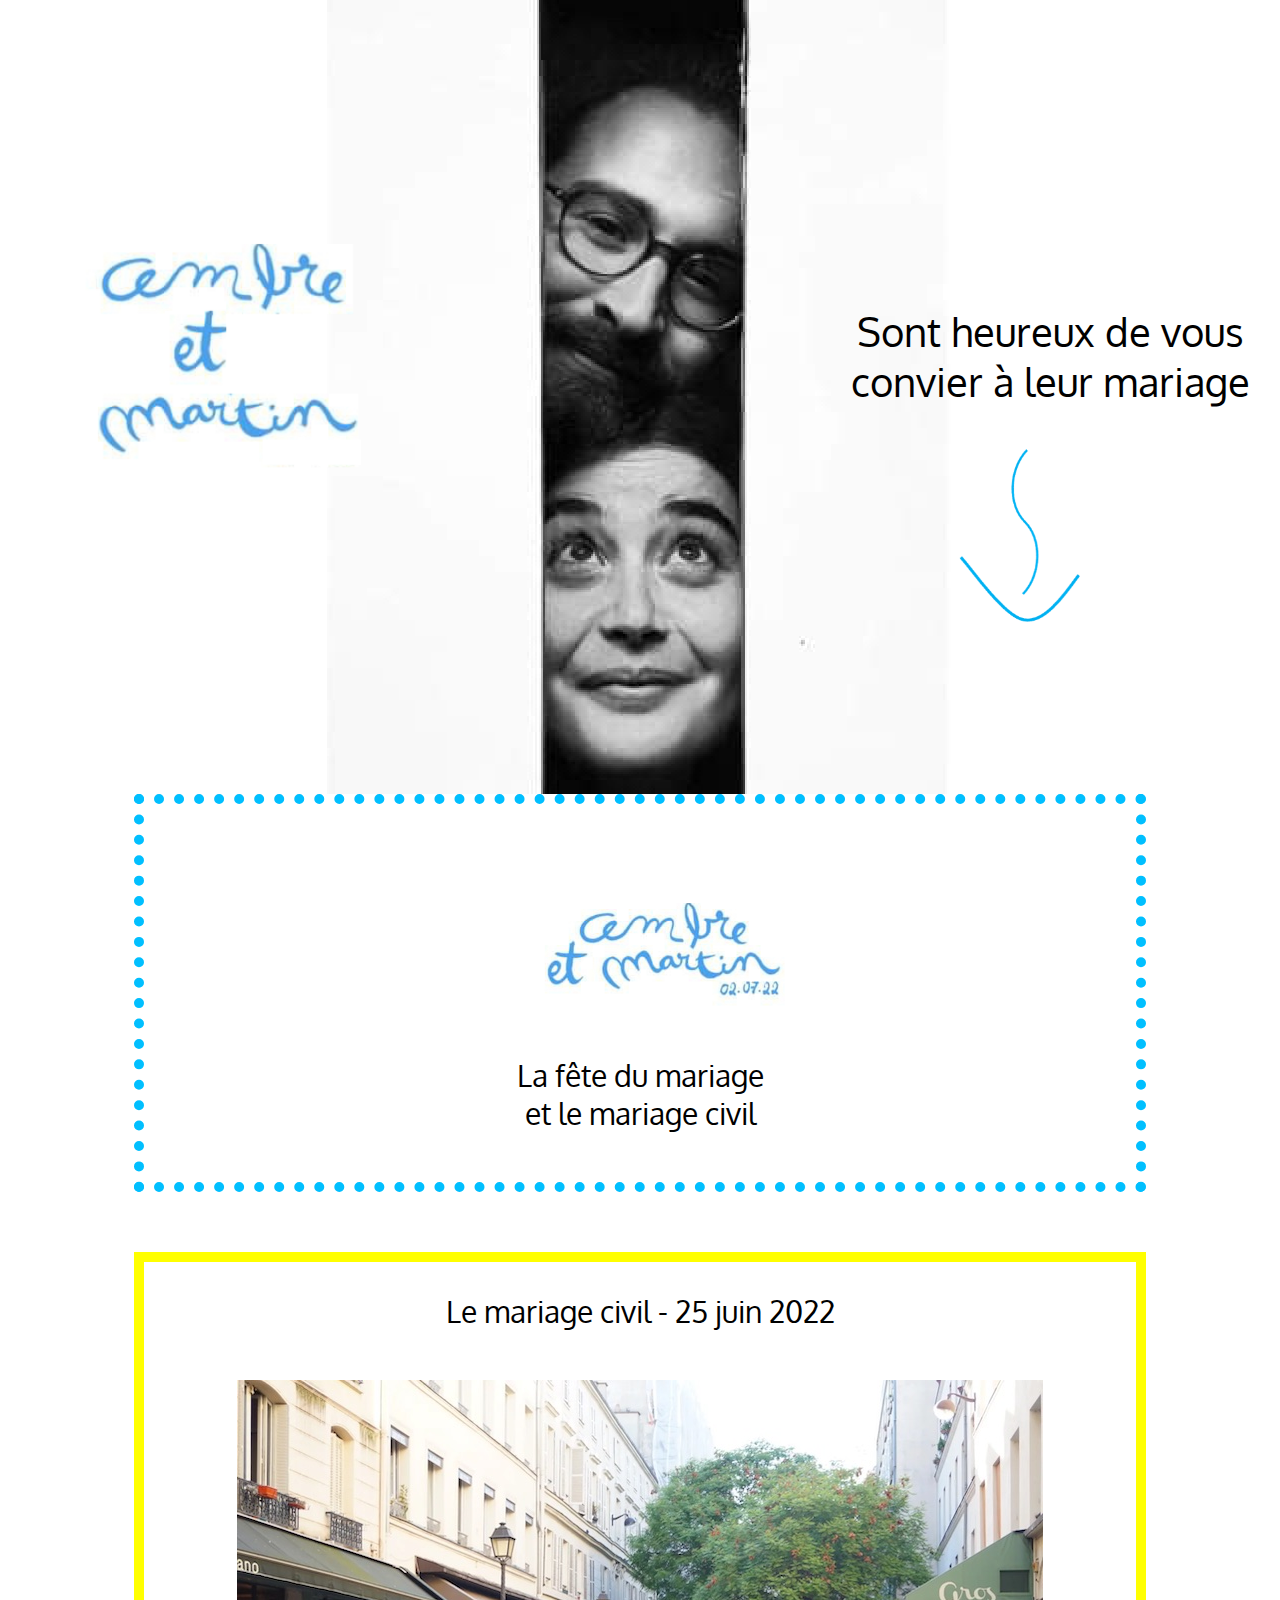
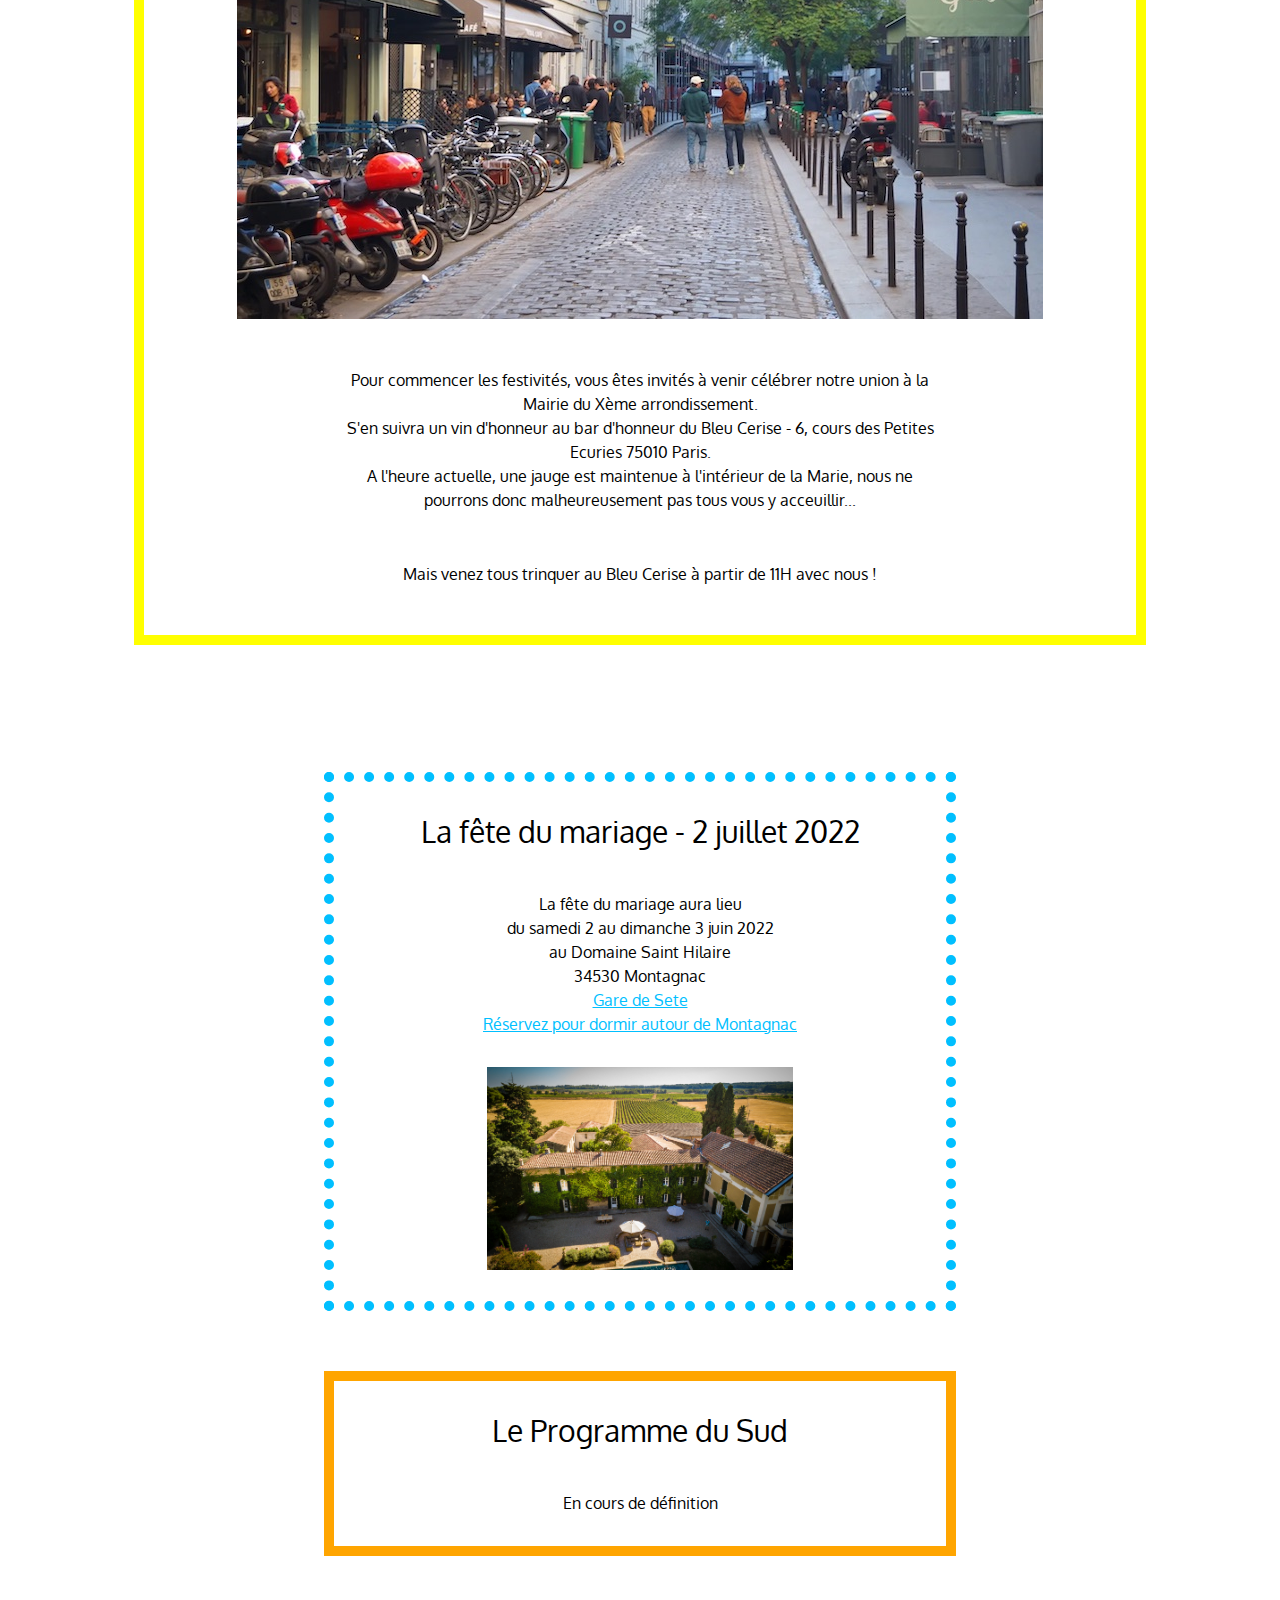
<file: index.html>
<!DOCTYPE html>
<html>
   <head>
      <meta charset="utf-8"/>
      <title>Ambre et Martin</title>
      <link rel="stylesheet" href="style.css">
      <link href='https://fonts.googleapis.com/css?family=Oxygen' rel='stylesheet'>
      <link rel="stylesheet" href="https://fonts.googleapis.com/icon?family=Material+Icons">
      <link rel="shortcut icon" href="images/heart.png" sizes="16x16" type="image/png">
   </head>

   <body>

   	<div class="paralax">
         <img src="images/ambreetmartin-align.png" id="ambreetmartin"/>
         <p id="accueil-txt"> Sont heureux de vous <br> convier à leur mariage </p>
         <img src="images/fleche-down.png" id="fleche-down"/>
         <br><br><br>
         <div class="pois cardy margin-phone">
            <img src="images/ambreetmartin.jpg" id="ambreetmartin-all"/>
            <p class="title">La fête du mariage <br> et le mariage civil</p>
         </div>
         <br><br><br>
         <div class="cardy yellow-border">
            <p class="title">Le mariage civil - 25 juin 2022</p>
            <img src="images/ecuries.jpeg" class="center"/>
            <p class="margin"> Pour commencer les festivités, vous êtes invités à venir célébrer notre union à la Mairie du Xème arrondissement.<br>S'en suivra un vin d'honneur au bar d'honneur du Bleu Cerise - 6, cours des Petites Ecuries 75010 Paris. <br> A l'heure actuelle, une jauge est maintenue à l'intérieur de la Marie, nous ne pourrons donc malheureusement pas tous vous y acceuillir... </p>
            <p class=margin> Mais venez tous trinquer au Bleu Cerise à partir de 11H avec nous !</p>
        </div>
         <div class="cardy pois small">
            <p class="title">La fête du mariage - 2 juillet 2022</p>
            <p class="margin">La fête du mariage aura lieu <br>du samedi 2 au dimanche 3 juin 2022 <br>au Domaine Saint Hilaire<br>34530 Montagnac <br><a href="https://www.sncf-connect.com/" target="_blank">Gare de Sete</a><br> <a href="accomodation.html"<target="_blank"> Réservez pour dormir autour de Montagnac </a></p>
            <img src="images/download2.jpeg" class="center small"/>
         </div>
             <br><br><br>
         <div class="cardy orange-border small">
            <p class="title">Le Programme du Sud </p>
            <p class="margin"> En cours de définition </p>
         </div>

         <br><br><br><br><br><br><br><br><br><br><br><br>
      </div>
   </body>

</html>
</file>
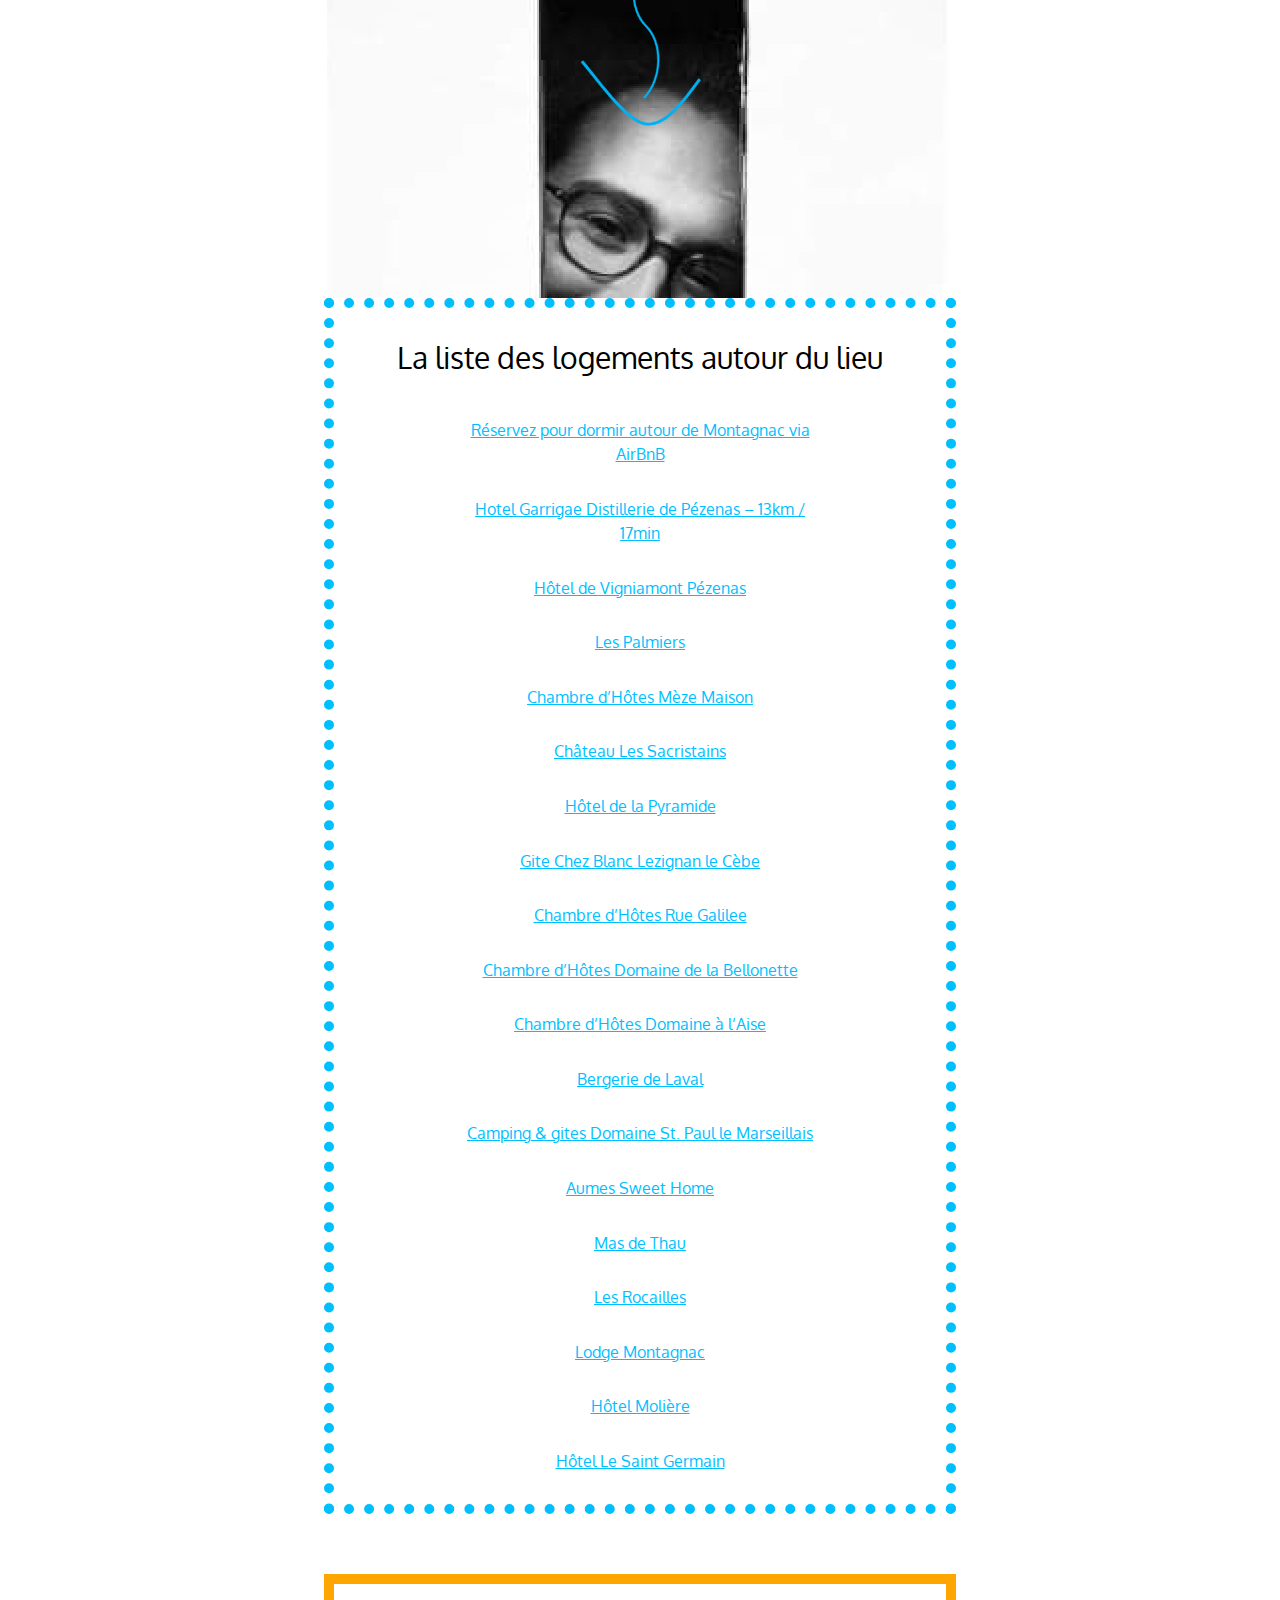
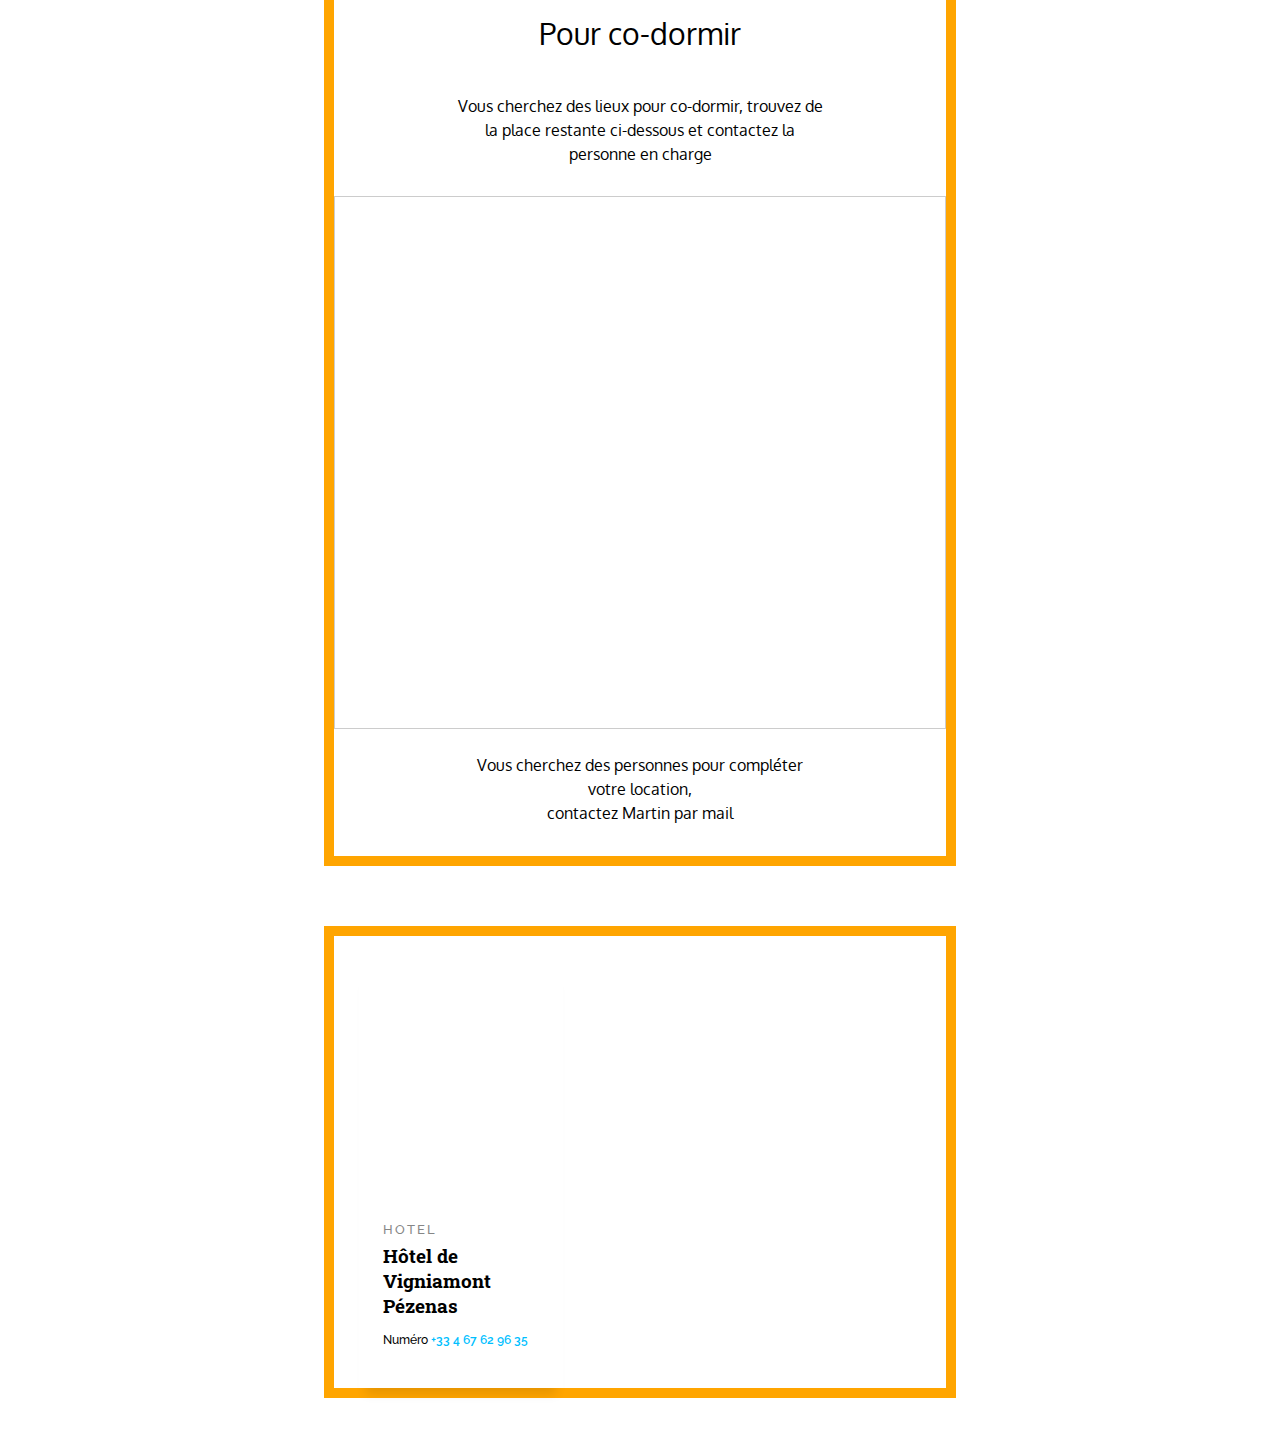
<file: accomodation.html>
<!DOCTYPE html>
<html>
   <head>
      <meta charset="utf-8"/>
      <title>Ambre et Martin</title>
      <link rel="stylesheet" href="style.css">
      <link href='https://fonts.googleapis.com/css?family=Oxygen' rel='stylesheet'>
      <link rel="stylesheet" href="https://fonts.googleapis.com/icon?family=Material+Icons">
      <link rel="shortcut icon" href="images/heart.png" sizes="16x16" type="image/png">
   </head>

   <body>

   	<div class="paralax">

         <img src="images/fleche-down.png" id="fleche-down"/>
         <br><br><br>
         <div class="cardy pois small">
            <p class="title">La liste des logements autour du lieu </p>
            <p class=margin><a href=https://www.airbnb.fr/s/Montagnac/homes?tab_id=home_tab&refinement_paths%5B%5D=%2Fhomes&flexible_trip_dates%5B%5D=february&flexible_trip_dates%5B%5D=march&flexible_trip_lengths%5B%5D=weekend_trip&date_picker_type=calendar&query=Montagnac&place_id=ChIJ4UkwdxZBsRIRLFOr3actihM&checkin=2022-06-02&checkout=2022-06-03&source=structured_search_input_header&search_type=user_map_move&ne_lat=43.61411160447344&ne_lng=3.596694360351563&sw_lat=43.40644999502779&sw_lng=3.398940454101563&zoom=12&search_by_map=true  target="_blank"> Réservez pour dormir autour de Montagnac via AirBnB </a></p>
            <p class="margin"><a href="https://www.distillerie-de-pezenas.garrigae-resorts.fr" target="_blank">Hotel Garrigae Distillerie de Pézenas – 13km / 17min</a>

            <p class="margin"><a href="https://www.hoteldevigniamont.com" target="_blank">Hôtel de Vigniamont Pézenas</a>

            <p class="margin"><a href="https://www.villa-lespalmiers.fr " target="_blank">Les Palmiers </a>

            <p class="margin"><a href="https://www.mezemaison.com" target="_blank">Chambre d’Hôtes Mèze Maison  </a>

            <p class="margin"><a href="https://www.chateau-les-sacristains.fr" target="_blank">Château Les Sacristains </a>

            <p class="margin"><a href="https://www.hoteldelapyramide.fr" target="_blank">Hôtel de la Pyramide </a>

            <p class="margin"><a href="https://abnb.me/RZh8RRyj72" target="_blank">Gite Chez Blanc Lezignan le Cèbe </a>

            <p class="margin"><a href="https://www.ruegalilee.com" target="_blank">Chambre d’Hôtes Rue Galilee </a>

            <p class="margin"><a href="https://wwww.labellonette.com" target="_blank">Chambre d’Hôtes Domaine de la Bellonette </a>

            <p class="margin"><a href="https://www.domainealaise.com" target="_blank">Chambre d’Hôtes Domaine à l’Aise</a>

            <p class="margin"><a href="https://www.la-bergerie-de-laval.com " target="_blank">Bergerie de Laval </a>

            <p class="margin"><a href="https://www.st-paul-le-marsellais.com" target="_blank">Camping & gites  Domaine St. Paul le Marseillais  </a>

            <p class="margin"><a href="http://www.aumessweethome.jimdo.com/" target="_blank">Aumes Sweet Home </a>

            <p class="margin"><a href="https://www.masdethau.com" target="_blank">Mas de Thau</a>

            <p class="margin"><a href="https://www.hotel-lesrocailles.com" target="_blank">Les Rocailles</a>

            <p class="margin"><a href="https://www.lodge-montagnac.com" target="_blank">Lodge Montagnac</a>

            <p class="margin"><a href="https://www.hotelmoliere.fr" target="_blank">Hôtel Molière</a>

            <p class="margin"><a href="https://www.hotel-saint-germain-pezenas.com" target="_blank">Hôtel Le Saint Germain</a>


      </div>
      <br><br><br>
      <div class="cardy orange-border small">
         <p class="title">Pour co-dormir</p>
         <p class="margin">Vous cherchez des lieux pour co-dormir, trouvez de la place restante ci-dessous et contactez la personne en charge</p>
         <iframe class="airtable-embed" src="https://airtable.com/embed/shr5JV4Jb3qbYWJVV?backgroundColor=purple&viewControls=on" frameborder="0" onmousewheel="" width="100%" height="533" style="background: transparent; border: 1px solid #ccc;"></iframe>
         <br><br><p class="margin">Vous cherchez des personnes pour compléter votre location, <br>contactez Martin par mail </p>
        </div>


<div>
  <br><br><br>
  <div class="cardy orange-border small">
    <p class=margin>
    <article class="card card--1">
      <div class="card__info-hover">
        <svg class="card__like"  viewBox="0 0 24 24">
          <path fill="#000000" d="M12.1,18.55L12,18.65L11.89,18.55C7.14,14.24 4,11.39 4,8.5C4,6.5 5.5,5 7.5,5C9.04,5 10.54,6 11.07,7.36H12.93C13.46,6 14.96,5 16.5,5C18.5,5 20,6.5 20,8.5C20,11.39 16.86,14.24 12.1,18.55M16.5,3C14.76,3 13.09,3.81 12,5.08C10.91,3.81 9.24,3 7.5,3C4.42,3 2,5.41 2,8.5C2,12.27 5.4,15.36 10.55,20.03L12,21.35L13.45,20.03C18.6,15.36 22,12.27 22,8.5C22,5.41 19.58,3 16.5,3Z" />
        </svg>
          <div class="card__clock-info">
            <svg class="card__clock"  viewBox="0 0 24 24"><path d="M12,20A7,7 0 0,1 5,13A7,7 0 0,1 12,6A7,7 0 0,1 19,13A7,7 0 0,1 12,20M19.03,7.39L20.45,5.97C20,5.46 19.55,5 19.04,4.56L17.62,6C16.07,4.74 14.12,4 12,4A9,9 0 0,0 3,13A9,9 0 0,0 12,22C17,22 21,17.97 21,13C21,10.88 20.26,8.93 19.03,7.39M11,14H13V8H11M15,1H9V3H15V1Z" />
            </svg><span class="card__time">17 min</span>
          </div>
        </div>
        <div class="card__img"></div><a href="https://www.hoteldevigniamont.com" class="card_link">
        <div class="card__img--hover"></div></a>
        <div class="card__info">
          <span class="card__category"> Hotel</span>
          <h3 class="card__title">Hôtel de Vigniamont Pézenas</h3>
          <span class="card__by">Numéro <a href="#" class="card__author" title="author">+33 4 67 62 96 35</a></span>
        </p>
        </div>
        </div>


</article>



</div>

</div>






   </body>

</html>
</file>
<file: style.css>
@import url('https://fonts.googleapis.com/css?family=Roboto+Slab:100,300,400,700');
@import url('https://fonts.googleapis.com/css?family=Raleway:300,300i,400,400i,500,500i,600,600i,700,700i,800,800i,900,900i');

*{
  box-sizing: border-box;
}



body
{
font-family: 'Oxygen';
margin-top:  -50px;
padding:  0;
}

p {
  text-align: center;
}

a:link {
  color: deepskyblue;
}

a:visited {
  color: hotpink;
}

a:hover {
  color: orange;
}

.paralax {
  background-image: url('images/photo1.jpg');
  background-attachment: fixed;
  background-position: center;
  background-repeat: no-repeat;

}

.cardy {
  max-width: 80%;
  margin:  auto ;
  background-color: white;
  align-content: center;
}

.pois {
  border:  10px dotted deepskyblue;
  margin-top:  10%;
}

.small {
max-width: 50%;
}

.yellow-border {
  border:  10px solid yellow;
}

.orange-border {
  border:  10px solid orange;
}

.margin{
  margin: auto 20% 5%;
  line-height: 150%;
}

.center{
  display:  block;
  margin : auto auto 5%;

}

<!-- new added stuff-->


.cards {
    width: 100%;
    display: flex;
    display: -webkit-flex;
    justify-content: center;
    -webkit-justify-content: center;
    max-width: 820px;
}

.card--1 .card__img, .card--1 .card__img--hover {
    background-image: url('https://www.hoteldevigniamont.com/gallery_gen/14946326eff630f5a2f72580e0ccb020.jpg');
}

.card--2 .card__img, .card--2 .card__img--hover {
    background-image: url('https://images.pexels.com/photos/307008/pexels-photo-307008.jpeg?auto=compress&cs=tinysrgb&h=750&w=1260');
}

.card__like {
    width: 18px;
}

.card__clock {
    width: 15px;
  vertical-align: middle;
    fill: hotpink;
}
.card__time {
    font-size: 12px;
    color: hotpink;
    vertical-align: middle;
    margin-left: 5px;
}

.card__clock-info {
    float: right;
}

.card__img {
  visibility: hidden;
    background-size: cover;
    background-position: center;
    background-repeat: no-repeat;
    width: 100%;
    height: 235px;
  border-top-left-radius: 0px;
border-top-right-radius: 0px;

}

.card__info-hover {
    position: absolute;
    padding: 16px;
  width: 100%;
  opacity: 0;
  top: 0;
}

.card__img--hover {
  transition: 0.2s all ease-out;
    background-size: cover;
    background-position: center;
    background-repeat: no-repeat;
    width: 100%;
  position: absolute;
    height: 235px;
  border-top-left-radius: 0px;
border-top-right-radius: 0px;
top: 0;

}
.card {
  margin-left: 25px;
  margin-right: 25px;
  transition: all .4s cubic-bezier(0.175, 0.885, 0, 1);
  background-color: #fff;
    width: 33.3%;
  position: relative;
  border-radius: 0px;
  overflow: hidden;
  box-shadow: 0px 13px 10px -7px rgba(0, 0, 0,0.1);
}
.card:hover {
  box-shadow: 0px 30px 18px -8px rgba(0, 0, 0,0.1);

}

.card__info {
z-index: 2;
  background-color: #fff;
  border-bottom-left-radius: 0px;
border-bottom-right-radius: 0px;
   padding: 16px 24px 24px 24px;
}

.card__category {
    font-family: 'Raleway', sans-serif;
    text-transform: uppercase;
    font-size: 13px;
    letter-spacing: 2px;
    font-weight: 500;
  color: #868686;
}

.card__title {
    margin-top: 5px;
    margin-bottom: 10px;
    font-family: 'Roboto Slab', serif;
}

.card__by {
    font-size: 12px;
    font-family: 'Raleway', sans-serif;
    font-weight: 500;
}

.card__author {
    font-weight: 600;
    text-decoration: none;
    color: #AD7D52;
}

.cardy:hover .card__img--hover {
    height: 100%;
    opacity: 0.3;
}

.cardy:hover .card__info {
    background-color: transparent;
    position: relative;
}

.card:hover .card__info-hover {
    opacity: 1;
}

.title {
   font-size:  30px;
  padding-bottom: 2%;
}

#ambreetmartin-all {
 margin:  10% 40% 5%;
 display:  block;
 width:  70%;
   max-width: 25%;
  height: auto;
  float:  left;
}

#ambreetmartin {
 margin-top:  20%;
 margin-left: 3%;
 margin-right:  2%;
 max-width: 25%;
 height: auto;
 float:  left;
}

#accueil-txt{
  font-size:  40px;
  padding-top: 25%;
  padding-left: 65%;
  text-align: center;
}

#fleche-down {
 margin-left: 45%;
 max-width: 10%;
}

@media screen and (max-width: 992px){
 #ambreetmartin{
display:  none;
}
#accueil-txt{
  display:  none;
}
#fleche-down {
 display:  none;
}
.margin-phone {
 margin-top : 120%;
}
.small {
max-width: 70%;
}

#ambreetmartin-all {
 margin:  10% 15% 5%;
 max-width : 70%;
 display:  block;
  float:  left;
}
}


}
</file>
